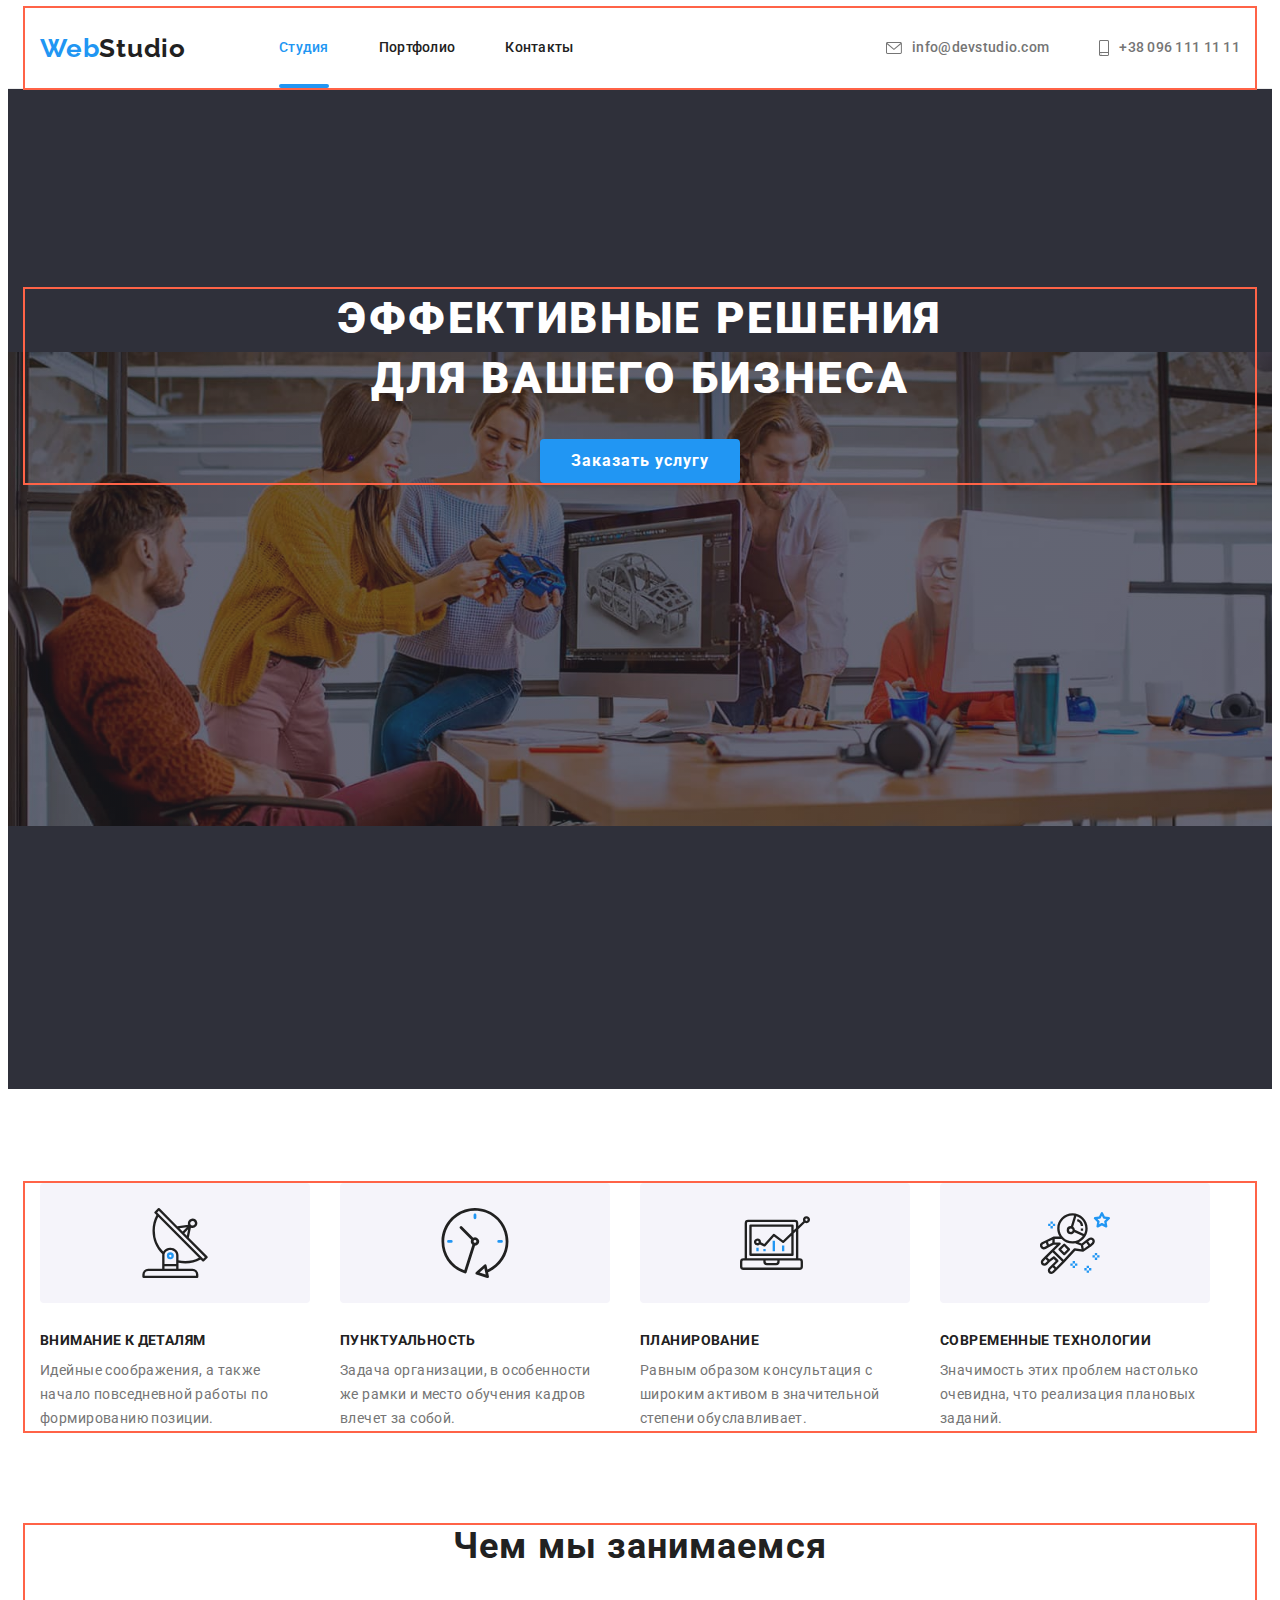
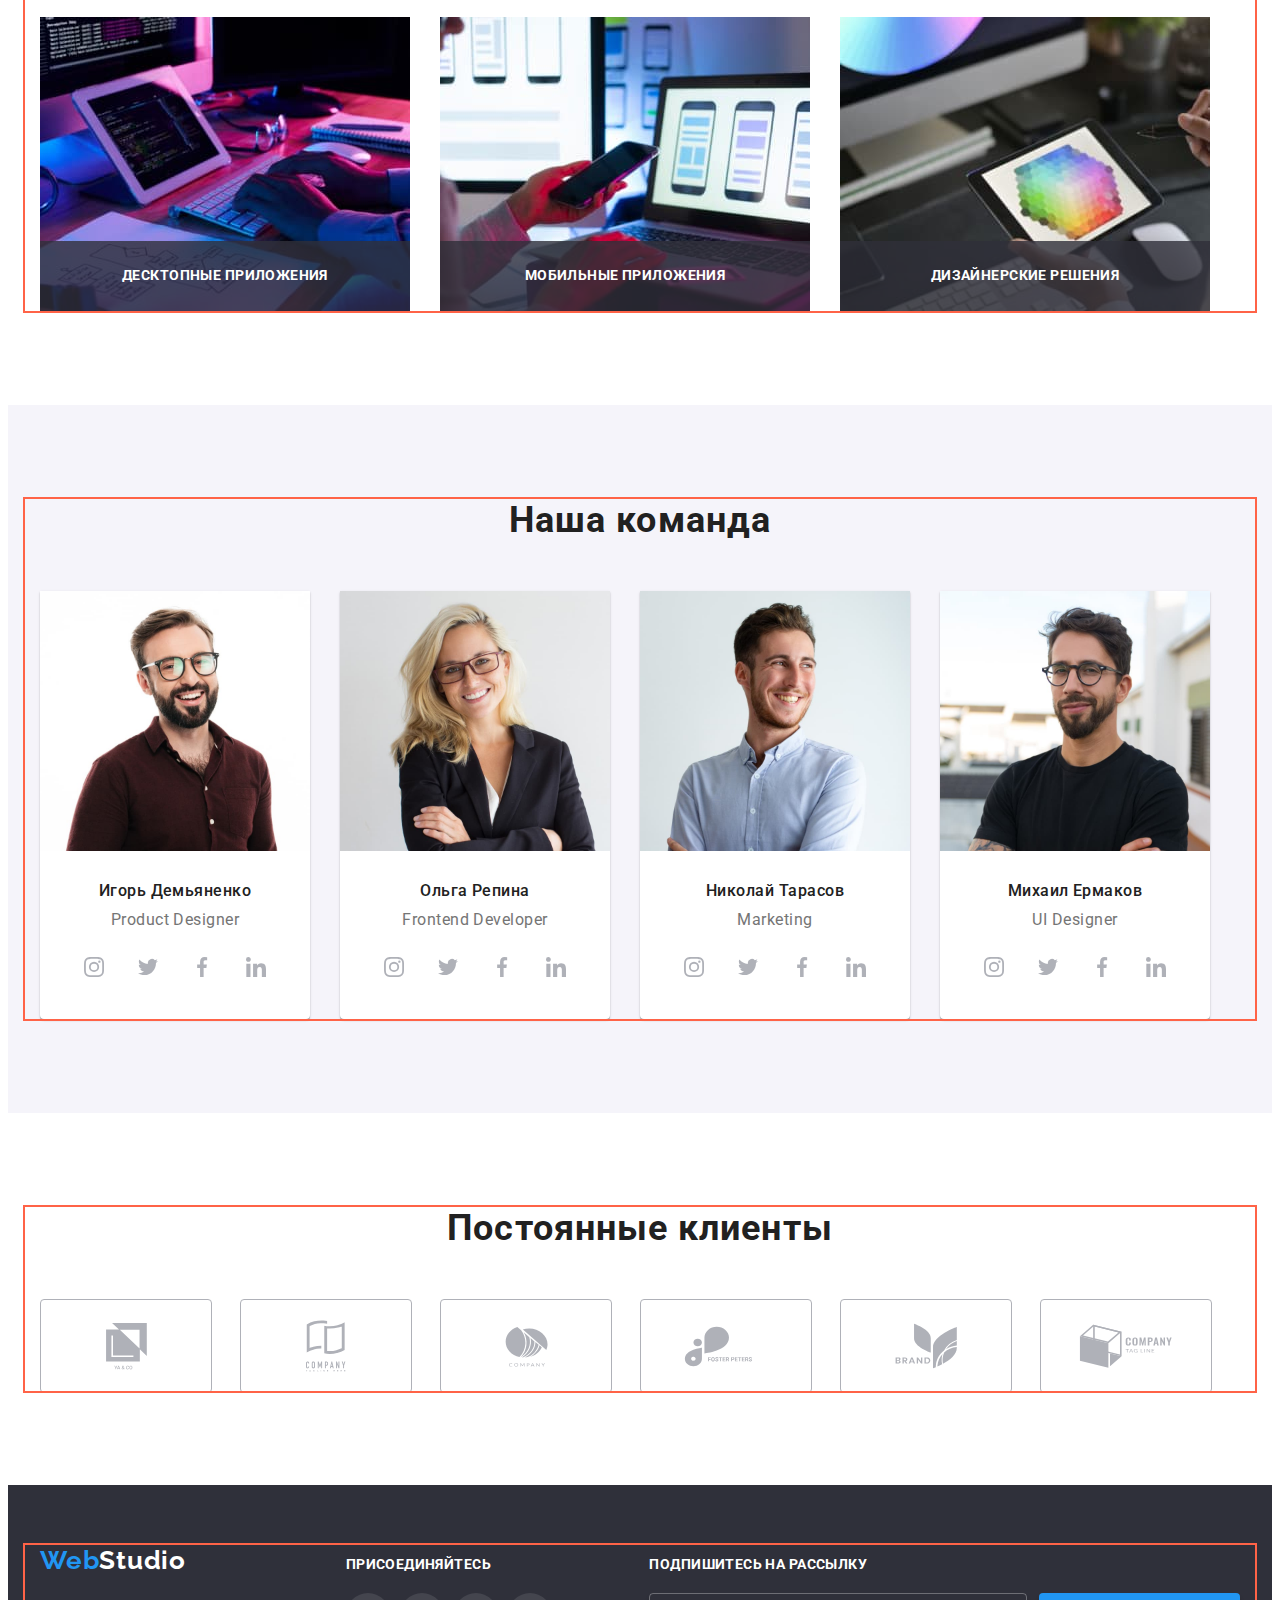
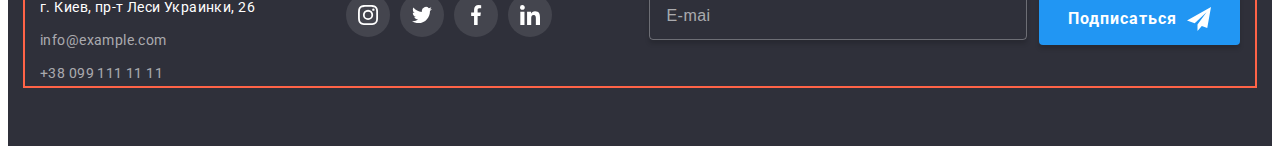
<file: index.html>
<!DOCTYPE html>
<html lang="ru">
  <head>
    <meta charset="UTF-8" />
    <meta http-equiv="X-UA-Compatible" content="IE=edge" />
    <meta name="viewport" content="width=device-width, initial-scale=1.0" />
    <link rel="preconnect" href="https://fonts.googleapis.com" />
    <link rel="preconnect" href="https://fonts.gstatic.com" crossorigin />
    <link
      href="https://fonts.googleapis.com/css2?family=Raleway:wght@700&family=Roboto:wght@400;500;700;900&display=swap"
      rel="stylesheet"
    />
    <link
      rel="stylesheet"
      href="https://cdnjs.cloudflare.com/ajax/libs/modern-normalize/1.1.0/modern-normalize.min.css"
      integrity="sha512-wpPYUAdjBVSE4KJnH1VR1HeZfpl1ub8YT/NKx4PuQ5NmX2tKuGu6U/JRp5y+Y8XG2tV+wKQpNHVUX03MfMFn9Q=="
      crossorigin="anonymous"
      referrerpolicy="no-referrer"
    />
    <title>Студия</title>
    <!-- <link rel="stylesheet" href="./css/styles.css" /> -->
    <link rel="stylesheet" href="./css/main.min.css">
  </head>
  <body>
    <header class="header">
      <div class="container header__container">
        <a href="" lang="en" class="logo header_logo link"
          >Web<span class="logo__span">Studio</span></a
        >
        <nav class="header-nav">
          <ul class="header-list list">
            <li class="header-list__item header-list__item--active">
              <a href="" class="header-list__link link header-list__link--current">Студия</a>
            </li>
            <li class="header-list__item">
              <a href="./portfolio.html" class="header-list__link link">Портфолио</a>
            </li>
            <li class="header-list__item">
              <a href="" class="header-list__link link">Контакты</a>
            </li>
          </ul>
        </nav>

        <ul class="contacts list">
          <li class="contacts__item">
            <a
              href="mailto:info@devstudio.com"
              class="contacts__link link current"
            >
              <svg class="contacts__envelope" width="16" height="12">
                <use href="./images/symbol-defs.svg#.iconenvelope-hover"></use>
              </svg>
              <span class="contacts__span">info@devstudio.com</span>
            </a>
          </li>
          <li class="contacts__item">
            <a href="tel:+380961111111" class="contacts__link link">
              <svg class="contacts__smartphone" width="10" height="16">
                <use href="./images/symbol-defs.svg#.iconsmartphone"></use>
              </svg>
              <span class="contacts__span">+38 096 111 11 11</span></a
            >
          </li>
        </ul>
      </div>
    </header>

    <main>
      <section class="decision">
        <div class="container">
          <h1 class="decision-title">Эффективные решения для вашего бизнеса</h1>
          <button type="button" class="button current" data-modal-open>
            Заказать услугу
          </button>
        </div>
      </section>
      <section class="advantages section">
        <div class="container">
          <h2 class="visually-hidden">Наши преимущества</h2>
          <ul class="advantages-list list">
            <li class="advantages-item details">
              <div class="advantage-svg">
                <svg class="antenna-1">
                  <use href="./images/symbol-defs.svg#.iconantenna-1"></use>
                </svg>
              </div>
              <h3 class="advantages-title">Внимание к деталям</h3>
              <p class="advantages-text">
                Идейные соображения, а также начало повседневной работы по
                формированию позиции.
              </p>
            </li>
            <li class="advantages-item punctuality">
              <div class="advantage-svg">
                <svg class="clock-1">
                  <use href="./images/symbol-defs.svg#.iconclock-1"></use>
                </svg>
              </div>
              <h3 class="advantages-title">Пунктуальность</h3>
              <p class="advantages-text">
                Задача организации, в особенности же рамки и место обучения
                кадров влечет за собой.
              </p>
            </li>
            <li class="advantages-item planning">
              <div class="advantage-svg">
                <svg class="diagram-1">
                  <use href="./images/symbol-defs.svg#.icondiagram-1"></use>
                </svg>
              </div>
              <h3 class="advantages-title">Планирование</h3>
              <p class="advantages-text">
                Равным образом консультация с широким активом в значительной
                степени обуславливает.
              </p>
            </li>
            <li class="advantages-item technology">
              <div class="advantage-svg">
                <svg class="astronaut-1">
                  <use href="./images/symbol-defs.svg#.iconastronaut-1"></use>
                </svg>
              </div>
              <h3 class="advantages-title">Современные технологии</h3>
              <p class="advantages-text">
                Значимость этих проблем настолько очевидна, что реализация
                плановых заданий.
              </p>
            </li>
          </ul>
        </div>
      </section>
      <section class="work">
        <div class="container">
          <h2 class="work-title">Чем мы занимаемся</h2>
          <ul class="work-list list">
            <li class="work-item">
              <div class="work-item-container">
                <img
                  src="./images/box1.jpg"
                  class="work-image"
                  alt="программирование"
                  width="370"
                />
                <p class="work-text">Десктопные приложения</p>
              </div>
            </li>
            <li class="work-item">
              <div class="work-item-container">
                <img
                  src="./images/box2.jpg"
                  class="work-image"
                  alt="дизайн"
                  width="370"
                />
                <p class="work-text">Мобильные приложения</p>
              </div>
            </li>
            <li class="work-item">
              <div class="work-item-container">
                <img
                  src="./images/box3.jpg"
                  class="work-image"
                  alt="дизайн и конструирование"
                  width="370"
                />
                <p class="work-text">Дизайнерские решения</p>
              </div>
            </li>
          </ul>
        </div>
      </section>
      <section class="comand section">
        <div class="container comand">
          <h2 class="comand-title">Наша команда</h2>
          <ul class="comand-list list">
            <li class="comand-item">
              <img
                src="./images/img4.jpg"
                class="comand-image"
                alt="дизайнер"
                width="270"
              />
              <div class="comand-item-name">
                <h3 class="comand-name">Игорь Демьяненко</h3>
                <p lang="en" class="comand-title-speciality">
                  Product Designer
                </p>
                <div class="social-list-container">
                  <ul class="social-list list">
                    <li class="social-item">
                      <a href="" class="comand-svg"
                        ><svg class="social-link">
                          <use
                            href="./images/symbol-defs.svg#.iconinstagram-2"
                          ></use>
                        </svg>
                      </a>
                    </li>
                    <li class="social-item">
                      <a href="" class="comand-svg"
                        ><svg class="social-link">
                          <use
                            href="./images/symbol-defs.svg#.icontwitter-1"
                          ></use>
                        </svg>
                      </a>
                    </li>
                    <li class="social-item">
                      <a href="" class="comand-svg"
                        ><svg class="social-link">
                          <use
                            href="./images/symbol-defs.svg#.iconfacebook-1"
                          ></use>
                        </svg>
                      </a>
                    </li>
                    <li class="social-item">
                      <a href="" class="comand-svg"
                        ><svg class="social-link">
                          <use
                            href="./images/symbol-defs.svg#.iconlinkedin-1"
                          ></use>
                        </svg>
                      </a>
                    </li>
                  </ul>
                </div>
              </div>
            </li>
            <li class="comand-item">
              <img
                src="./images/img5.jpg"
                class="comand-image"
                alt="разработчик"
                width="270"
              />
              <div class="comand-item-name">
                <h3 class="comand-name">Ольга Репина</h3>
                <p lang="en" class="comand-title-speciality">
                  Frontend Developer
                </p>
                <div class="social-list-container">
                  <ul class="social-list list">
                    <li class="social-item">
                      <a href="" class="comand-svg"
                        ><svg class="social-link">
                          <use
                            href="./images/symbol-defs.svg#.iconinstagram-2"
                          ></use>
                        </svg>
                      </a>
                    </li>
                    <li class="social-item">
                      <a href="" class="comand-svg"
                        ><svg class="social-link">
                          <use
                            href="./images/symbol-defs.svg#.icontwitter-1"
                          ></use>
                        </svg>
                      </a>
                    </li>
                    <li class="social-item">
                      <a href="" class="comand-svg"
                        ><svg class="social-link">
                          <use
                            href="./images/symbol-defs.svg#.iconfacebook-1"
                          ></use>
                        </svg>
                      </a>
                    </li>
                    <li class="social-item">
                      <a href="" class="comand-svg"
                        ><svg class="social-link">
                          <use
                            href="./images/symbol-defs.svg#.iconlinkedin-1"
                          ></use>
                        </svg>
                      </a>
                    </li>
                  </ul>
                </div>
              </div>
            </li>
            <li class="comand-item">
              <img
                src="./images/img6.jpg"
                class="comand-image"
                alt="маркетолог"
                width="270"
              />
              <div class="comand-item-name">
                <h3 class="comand-name">Николай Тарасов</h3>
                <p lang="en" class="comand-title-speciality">Marketing</p>
                <div class="social-list-container">
                  <ul class="social-list list">
                    <li class="social-item">
                      <a href="" class="comand-svg"
                        ><svg class="social-link">
                          <use
                            href="./images/symbol-defs.svg#.iconinstagram-2"
                          ></use>
                        </svg>
                      </a>
                    </li>
                    <li class="social-item">
                      <a href="" class="comand-svg"
                        ><svg class="social-link">
                          <use
                            href="./images/symbol-defs.svg#.icontwitter-1"
                          ></use>
                        </svg>
                      </a>
                    </li>
                    <li class="social-item">
                      <a href="" class="comand-svg"
                        ><svg class="social-link">
                          <use
                            href="./images/symbol-defs.svg#.iconfacebook-1"
                          ></use>
                        </svg>
                      </a>
                    </li>
                    <li class="social-item">
                      <a href="" class="comand-svg"
                        ><svg class="social-link">
                          <use
                            href="./images/symbol-defs.svg#.iconlinkedin-1"
                          ></use>
                        </svg>
                      </a>
                    </li>
                  </ul>
                </div>
              </div>
            </li>
            <li class="comand-item">
              <img
                src="./images/img7.jpg"
                class="comand-image"
                alt="дизайнер"
                width="270"
              />
              <div class="comand-item-name">
                <h3 class="comand-name">Михаил Ермаков</h3>
                <p lang="en" class="comand-title-speciality">UI Designer</p>
                <div class="social-list-container">
                  <ul class="social-list list">
                    <li class="social-item">
                      <a href="" class="comand-svg"
                        ><svg class="social-link">
                          <use
                            href="./images/symbol-defs.svg#.iconinstagram-2"
                          ></use>
                        </svg>
                      </a>
                    </li>
                    <li class="social-item">
                      <a href="" class="comand-svg"
                        ><svg class="social-link">
                          <use
                            href="./images/symbol-defs.svg#.icontwitter-1"
                          ></use>
                        </svg>
                      </a>
                    </li>
                    <li class="social-item">
                      <a href="" class="comand-svg"
                        ><svg class="social-link">
                          <use
                            href="./images/symbol-defs.svg#.iconfacebook-1"
                          ></use>
                        </svg>
                      </a>
                    </li>
                    <li class="social-item">
                      <a href="" class="comand-svg"
                        ><svg class="social-link">
                          <use
                            href="./images/symbol-defs.svg#.iconlinkedin-1"
                          ></use>
                        </svg>
                      </a>
                    </li>
                  </ul>
                </div>
              </div>
            </li>
          </ul>
        </div>
      </section>
      <section class="clients section">
        <div class="container">
          <h2 class="clients-title">Постоянные клиенты</h2>
          <ul class="client-list list">
            <li class="clients-item">
              <a href="" class="client-logo"
                ><svg class="clients-svg" width="41" height="46.7">
                  <use href="./images/symbol-defs-clients.svg#group1"></use>
                </svg>
              </a>
            </li>
            <li class="clients-item">
              <a href="" class="client-logo"
                ><svg class="clients-svg" width="40" height="52">
                  <use href="./images/symbol-defs-clients.svg#group2"></use>
                </svg>
              </a>
            </li>
            <li class="clients-item">
              <a href="" class="client-logo"
                ><svg class="clients-svg" width="43" height="41">
                  <use href="./images/symbol-defs-clients.svg#group3"></use>
                </svg>
              </a>
            </li>
            <li class="clients-item">
              <a href="" class="client-logo"
                ><svg class="clients-svg" width="85" height="41">
                  <use href="./images/symbol-defs-clients.svg#group4"></use>
                </svg>
              </a>
            </li>
            <li class="clients-item">
              <a href="" class="client-logo"
                ><svg class="clients-svg" width="63" height="46">
                  <use href="./images/symbol-defs-clients.svg#group5"></use>
                </svg>
              </a>
            </li>
            <li class="clients-item">
              <a href="" class="client-logo"
                ><svg class="clients-svg" width="94" height="44">
                  <use href="./images/symbol-defs-clients.svg#group6"></use>
                </svg>
              </a>
            </li>
          </ul>
        </div>
      </section>
    </main>
    <footer class="footer">
      <div class="footer-container container">
        <div class="footer-container-list">
          <a href="" lang="en" class="logo link"
            >Web<span class="logo-span-footer">Studio</span></a
          >
          <address class="address">
            <ul class="address list">
              <li class="footer-item">
                <a
                  href="https://www.google.com.ua/maps/place/%D0%B1%D1%83%D0%BB.+%D0%9B%D0%B5%D1%81%D0%B8+%D0%A3%D0%BA%D1%80%D0%B0%D0%B8%D0%BD%D0%BA%D0%B8,+%D0%9A%D0%B8%D0%B5%D0%B2,+02000/@50.4296971,30.5343957,17z/data=!3m1!4b1!4m5!3m4!1s0x40d4cf0fa5f3c469:0xeabdd2dc20bc4a10!8m2!3d50.4296937!4d30.5365844?hl=ru"
                  target="_blank"
                  rel="noopener nofollov norefferer"
                  class="address-place link"
                  >г. Киев, пр-т Леси Украинки, 26</a
                >
              </li>
              <li class="footer-item">
                <a href="mailto:info@example.com" class="footer-link link"
                  >info@example.com</a
                >
              </li>
              <li class="footer-item">
                <a href="tel:+380991111111" class="footer-link link"
                  >+38 099 111 11 11</a
                >
              </li>
            </ul>
          </address>
        </div>
        <div class="footer-social-links">
          <p class="footer-text">присоединяйтесь</p>
          <ul class="social-list list">
            <li class="social-item">
              <a href="" class="footer-svg"
                ><svg class="footer-social-link">
                  <use href="./images/symbol-defs.svg#.iconinstagram-2"></use>
                </svg>
              </a>
            </li>
            <li class="social-item">
              <a href="" class="footer-svg"
                ><svg class="footer-social-link">
                  <use href="./images/symbol-defs.svg#.icontwitter-1"></use>
                </svg>
              </a>
            </li>
            <li class="social-item">
              <a href="" class="footer-svg"
                ><svg class="footer-social-link">
                  <use href="./images/symbol-defs.svg#.iconfacebook-1"></use>
                </svg>
              </a>
            </li>
            <li class="social-item">
              <a href="" class="footer-svg"
                ><svg class="footer-social-link">
                  <use href="./images/symbol-defs.svg#.iconlinkedin-1"></use>
                </svg>
              </a>
            </li>
          </ul>
        </div>
        <div class="footer-subscription">
          <p class="footer-text">Подпишитесь на рассылку</p>
          <form class="footer-form">
            <label class="footer-label">
              <input
                type="email"
                class="footer-input"
                name="user-email"
                placeholder="E-mai"
              />
            </label>
            <button type="submit" class="button current">
              Подписаться
              <svg width="24px" height="24px" class="submit-button-svg">
                <use href="./images/symbol-defs-new.svg#icon-send"></use>
              </svg>
            </button>
          </form>
        </div>
      </div>
    </footer>
    <div class="backdrop is-hidden" data-modal>
      <div class="modal">
        <button type="button" class="modal-close-btn" data-modal-close>
          <svg width="11" height="11" class="close-svg">
            <use href="./images/symbol-defs.svg#Vector"></use>
          </svg>
        </button>
        <p class="modal-title">Оставьте свои данные, мы вам перезвоним</p>
        <form class="modal-form">
          <label class="modal-label"
            >Имя
            <span class="input-container">
              <input
                type="text"
                class="modal-input"
                name="user-name"
                required
              />
              <svg width="18px" height="18px" class="modal-svg">
                <use
                  href="./images/symbol-defs-new.svg#person-black-18dp-1"
                ></use>
              </svg>
            </span>
          </label>
          <label class="modal-label"
            >Телефон
            <span class="input-container">
              <input type="tel" class="modal-input" name="user-tel" required />
              <svg width="18px" height="18px" class="modal-svg">
                <use
                  href="./images/symbol-defs-new.svg#phone-black-18dp-1"
                ></use>
              </svg>
            </span>
          </label>
          <label class="modal-label"
            >Почта
            <span class="input-container">
              <input
                type="email"
                class="modal-input"
                name="user-email"
                required
              />
              <svg width="18px" height="18px" class="modal-svg">
                <use
                  href="./images/symbol-defs-new.svg#email-black-18dp-1"
                ></use>
              </svg>
            </span>
          </label>
          <label class="modal-coment"
            >Комментарий
            <textarea
              name="user-coment"
              id="user-coment"
              class="modal-text"
              placeholder="Введите текст"
            ></textarea>
          </label>
          <label class="label-check">
            <input
              type="checkbox"
              name="user-check"
              value="user-check"
              class="user-check visually-hidden"
            />
            <span class="check-span">
              <svg width="16" height="15" class="check-svg">
                <use href="./images/symbol-defs-new.svg#icon-check"></use>
              </svg>
              Соглашаюсь с рассылкой и принимаю </span
            >
            <a href="" class="check-link">Условия договора</a>
          </label>

          <button type="submit" class="button current">Отправить</button>
        </form>
      </div>
    </div>
    <script src="./js/modal.js"></script>
  </body>
</html>
</file>
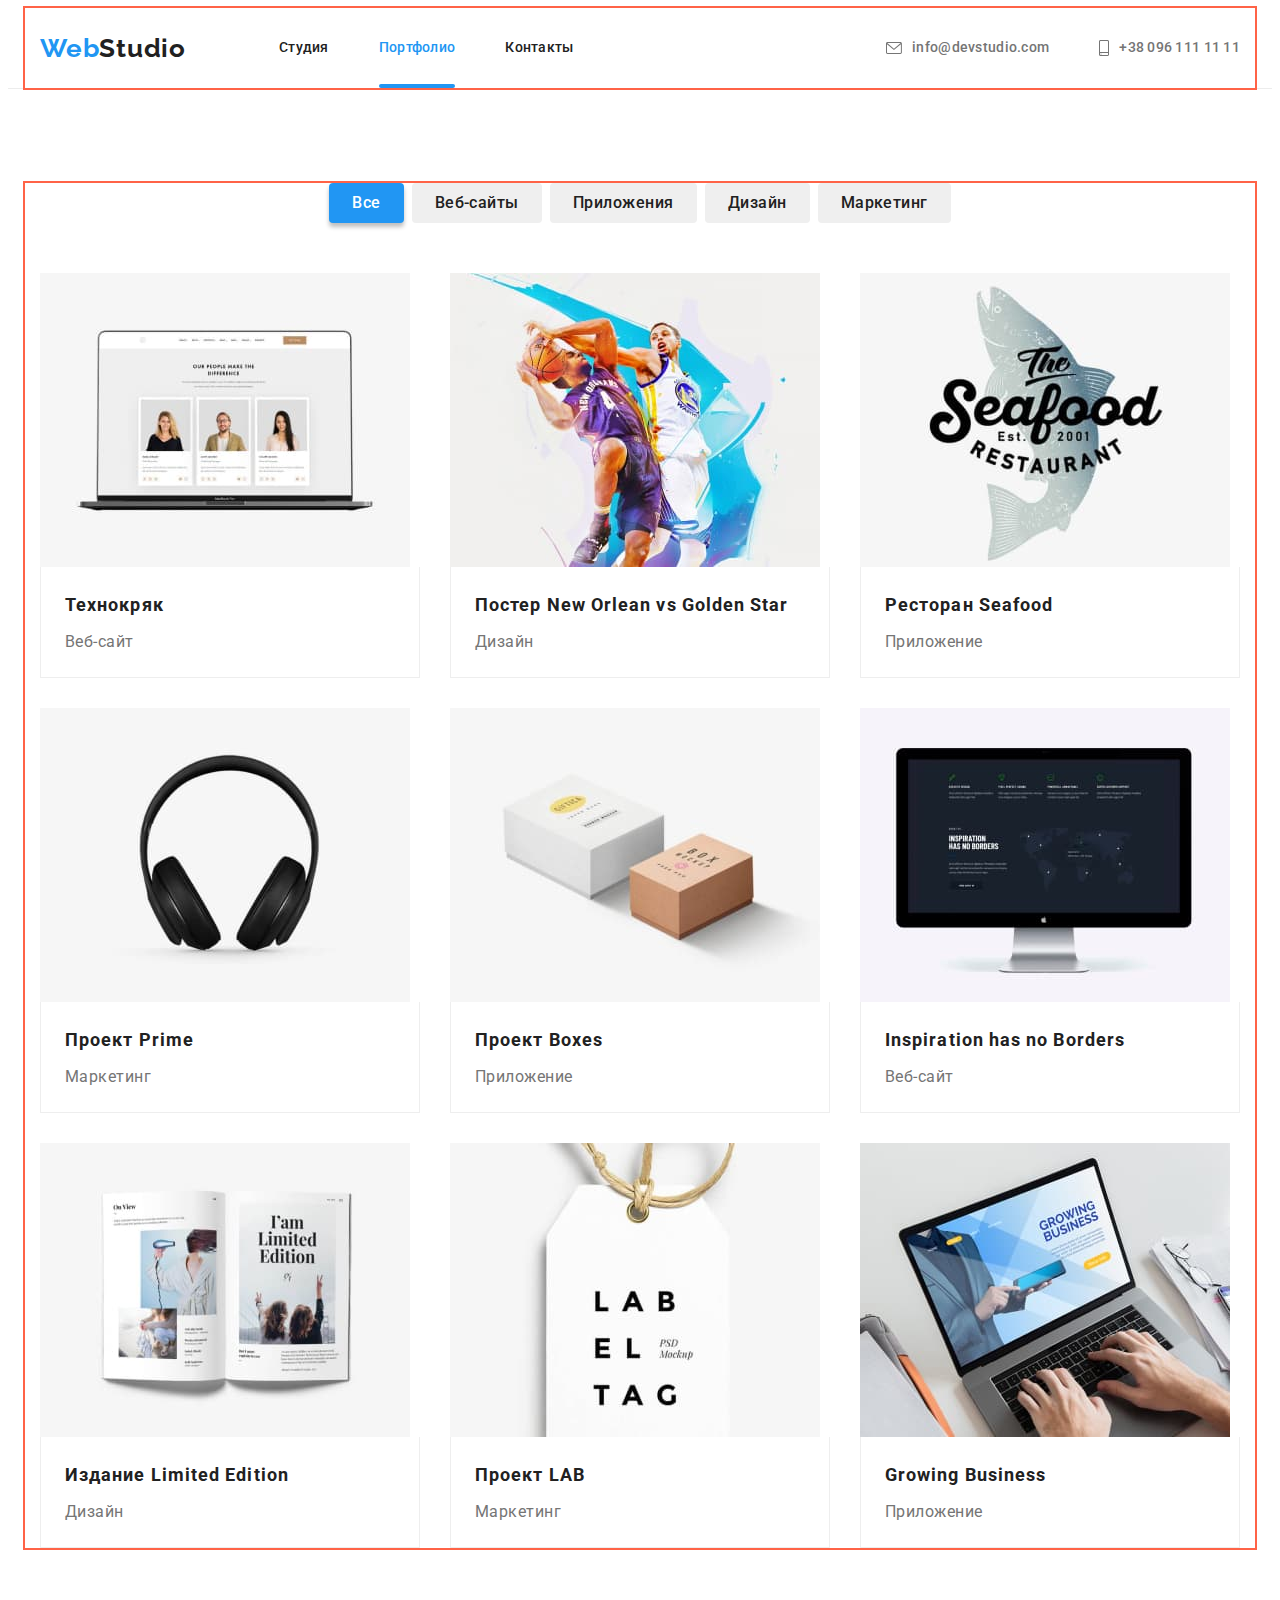
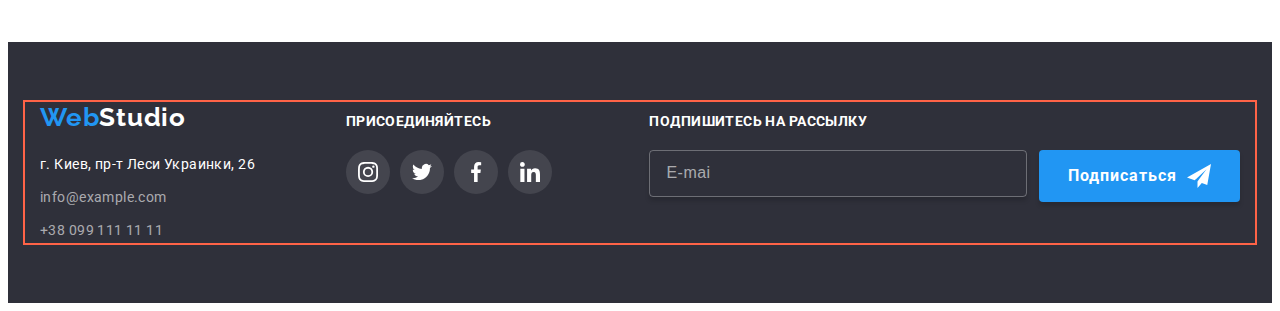
<file: portfolio.html>
<!DOCTYPE html>
<html lang="ru">
  <head>
    <meta charset="UTF-8" />
    <meta http-equiv="X-UA-Compatible" content="IE=edge" />
    <meta name="viewport" content="width=device-width, initial-scale=1.0" />
    <link rel="preconnect" href="https://fonts.googleapis.com" />
    <link rel="preconnect" href="https://fonts.gstatic.com" crossorigin />
    <link
      href="https://fonts.googleapis.com/css2?family=Raleway:wght@700&family=Roboto:wght@400;500;700;900&display=swap"
      rel="stylesheet"
    />
    <link
      rel="stylesheet"
      href="https://cdnjs.cloudflare.com/ajax/libs/modern-normalize/1.1.0/modern-normalize.min.css"
      integrity="sha512-wpPYUAdjBVSE4KJnH1VR1HeZfpl1ub8YT/NKx4PuQ5NmX2tKuGu6U/JRp5y+Y8XG2tV+wKQpNHVUX03MfMFn9Q=="
      crossorigin="anonymous"
      referrerpolicy="no-referrer"
    />
    <title>Студия</title>
    <!-- <link rel="stylesheet" href="./css/styles.css" /> -->
    <link rel="stylesheet" href="./css/main.min.css">
  </head>
  <body>
     <header class="header">
      <div class="container header__container">
        <a href="" lang="en" class="logo header_logo link"
          >Web<span class="logo__span">Studio</span></a
        >
        <nav class="header-nav">
          <ul class="header-list list">
            <li class="header-list__item">
              <a href="./index.html" class="header-list__link link ">Студия</a>
            </li>
            <li class="header-list__item header-list__item--active">
              <a href="" class="header-list__link link header-list__link--current">Портфолио</a>
            </li>
            <li class="header-list__item">
              <a href="" class="header-list__link link">Контакты</a>
            </li>
          </ul>
        </nav>

        <ul class="contacts list">
          <li class="contacts__item">
            <a
              href="mailto:info@devstudio.com"
              class="contacts__link link current"
            >
              <svg class="contacts__envelope" width="16" height="12">
                <use href="./images/symbol-defs.svg#.iconenvelope-hover"></use>
              </svg>
              <span class="contacts__span">info@devstudio.com</span>
            </a>
          </li>
          <li class="contacts__item">
            <a href="tel:+380961111111" class="contacts__link link">
              <svg class="contacts__smartphone" width="10" height="16">
                <use href="./images/symbol-defs.svg#.iconsmartphone"></use>
              </svg>
              <span class="contacts__span">+38 096 111 11 11</span></a
            >
          </li>
        </ul>
      </div>
    </header>
    <main>
      <section class="portfolio section">
        <div class="container">
          <h1 class="visually-hidden">Портфолио</h1>
          <ul class="portfolio-nav list">
            <li class="portfolio-nav__item">
              <button type="button" class="button active">Все</button>
            </li>
            <li class="portfolio-nav__item">
              <button type="button" class="button">Веб-сайты</button>
            </li>
            <li class="portfolio-nav__item">
              <button type="button" class="button">Приложения</button>
            </li>
            <li class="portfolio-nav__item">
              <button type="button" class="button">Дизайн</button>
            </li>
            <li class="portfolio-nav__item">
              <button type="button" class="button">Маркетинг</button>
            </li>
          </ul>

          <ul class="portfolio-list list">
            <li class="portfolio-list__item">
              <a href="" class="product-link link">
                <div class="product-link__overlay">
                  <img
                    src="./images/techno.jpg"
                    alt="техно"
                    width="370"
                    class="product-link__image"
                  />
                  <p class="product-link__overlay-text">
                    Ресурс предлагает комплексные предложения с разным уровнем
                    функционала и сервисов. Все это позволит посетителю получить
                    исчерпывающие сведения о компании или частном лице.
                  </p>
                </div>
                <div class="product-link__meta">
                  <h2 class="product-link__title">Технокряк</h2>
                  <p class="product-link__text">Веб-сайт</p>
                </div>
              </a>
            </li>
            <li class="portfolio-list__item">
              <a href="" class="product-link link">
                <div class="product-link__overlay">
                  <img
                    src="./images/star.jpg"
                    alt="дизайн"
                    width="370"
                    class="product-link__image"
                  />
                  <p class="product-link__overlay-text">
                    Ресурс предлагает комплексные предложения с разным уровнем
                    функционала и сервисов. Все это позволит посетителю получить
                    исчерпывающие сведения о компании или частном лице.
                  </p>
                </div>

                <div class="product-link__meta">
                  <h2 class="product-link__title">
                    Постер New Orlean vs Golden Star
                  </h2>
                  <p class="product-link__text">Дизайн</p>
                </div>
              </a>
            </li>
            <li class="portfolio-list__item">
              <a href="" class="product-link link">
                <div class="product-link__overlay">
                  <img
                    src="./images/restaurant.jpg"
                    alt="ресторан"
                    width="370"
                    class="product-link__image"
                  />
                  <p class="product-link__overlay-text">
                    Ресурс предлагает комплексные предложения с разным уровнем
                    функционала и сервисов. Все это позволит посетителю получить
                    исчерпывающие сведения о компании или частном лице.
                  </p>
                </div>
                <div class="product-link__meta">
                  <h2 class="product-link__title">Ресторан Seafood</h2>
                  <p class="product-link__text">Приложение</p>
                </div></a
              >
            </li>
            <li class="portfolio-list__item">
              <a href="" class="product-link link">
                <div class="product-link__overlay">
                  <img
                    src="./images/marketing.jpg"
                    alt="маркетинг"
                    width="370"
                    class="product-link__image"
                  />
                  <p class="product-link__overlay-text">
                    Ресурс предлагает комплексные предложения с разным уровнем
                    функционала и сервисов. Все это позволит посетителю получить
                    исчерпывающие сведения о компании или частном лице.
                  </p>
                </div>
                <div class="product-link__meta">
                  <h2 class="product-link__title">Проект Prime</h2>
                  <p class="product-link__text">Маркетинг</p>
                </div></a
              >
            </li>
            <li class="portfolio-list__item">
              <a href="" class="product-link link">
                <div class="product-link__overlay">
                  <img
                    src="./images/application.jpg"
                    alt="приложение"
                    width="370"
                    class="product-link__image"
                  />
                  <p class="product-link__overlay-text">
                    Ресурс предлагает комплексные предложения с разным уровнем
                    функционала и сервисов. Все это позволит посетителю получить
                    исчерпывающие сведения о компании или частном лице.
                  </p>
                </div>
                <div class="product-link__meta">
                  <h2 class="product-link__title">Проект Boxes</h2>
                  <p class="product-link__text">Приложение</p>
                </div></a
              >
            </li>
            <li class="portfolio-list__item">
              <a href="" class="product-link link">
                <div class="product-link__overlay">
                  <img
                    src="./images/site.jpg"
                    alt="сайт"
                    width="370"
                    class="product-link__image"
                  />
                  <p class="product-link__overlay-text">
                    Ресурс предлагает комплексные предложения с разным уровнем
                    функционала и сервисов. Все это позволит посетителю получить
                    исчерпывающие сведения о компании или частном лице.
                  </p>
                </div>
                <div class="product-link__meta">
                  <h2 class="product-link__title">Inspiration has no Borders</h2>
                  <p class="product-link__text">Веб-сайт</p>
                </div></a
              >
            </li>
            <li class="portfolio-list__item">
              <a href="" class="product-link link">
                <div class="product-link__overlay">
                  <img
                    src="./images/design.jpg"
                    alt="дизайн"
                    width="370"
                    class="product-link__image"
                  />
                  <p class="product-link__overlay-text">
                    Ресурс предлагает комплексные предложения с разным уровнем
                    функционала и сервисов. Все это позволит посетителю получить
                    исчерпывающие сведения о компании или частном лице.
                  </p>
                </div>
                <div class="product-link__meta">
                  <h2 class="product-link__title">Издание Limited Edition</h2>
                  <p class="product-link__text">Дизайн</p>
                </div></a
              >
            </li>
            <li class="portfolio-list__item">
              <a href="" class="product-link link">
                <div class="product-link__overlay">
                  <img
                    src="./images/marketing2.jpg"
                    alt="маркетинг2"
                    width="370"
                    class="product-link__image"
                  />
                  <p class="product-link__overlay-text">
                    Ресурс предлагает комплексные предложения с разным уровнем
                    функционала и сервисов. Все это позволит посетителю получить
                    исчерпывающие сведения о компании или частном лице.
                  </p>
                </div>
                <div class="product-link__meta">
                  <h2 class="product-link__title">Проект LAB</h2>
                  <p class="product-link__text">Маркетинг</p>
                </div></a
              >
            </li>
            <li class="portfolio-list__item">
              <a href="" class="product-link link">
                <div class="product-link__overlay">
                  <img
                    src="./images/application2.jpg"
                    alt="приложение2"
                    width="370"
                    class="product-link__image"
                  />
                  <p class="product-link__overlay-text">
                    Ресурс предлагает комплексные предложения с разным уровнем
                    функционала и сервисов. Все это позволит посетителю получить
                    исчерпывающие сведения о компании или частном лице.
                  </p>
                </div>
                <div class="product-link__meta">
                  <h2 class="product-link__title">Growing Business</h2>
                  <p class="product-link__text">Приложение</p>
                </div></a
              >
            </li>
          </ul>
        </div>
      </section>
    </main>

    <footer class="footer">
      <div class="footer-container container">
        <div class="footer-container-list">
          <a href="" lang="en" class="logo link"
            >Web<span class="logo-span-footer">Studio</span></a
          >
          <address class="address">
            <ul class="address list">
              <li class="footer-item">
                <a
                  href="https://www.google.com.ua/maps/place/%D0%B1%D1%83%D0%BB.+%D0%9B%D0%B5%D1%81%D0%B8+%D0%A3%D0%BA%D1%80%D0%B0%D0%B8%D0%BD%D0%BA%D0%B8,+%D0%9A%D0%B8%D0%B5%D0%B2,+02000/@50.4296971,30.5343957,17z/data=!3m1!4b1!4m5!3m4!1s0x40d4cf0fa5f3c469:0xeabdd2dc20bc4a10!8m2!3d50.4296937!4d30.5365844?hl=ru"
                  target="_blank"
                  rel="noopener nofollov norefferer"
                  class="address-place link"
                  >г. Киев, пр-т Леси Украинки, 26</a
                >
              </li>
              <li class="footer-item">
                <a href="mailto:info@example.com" class="footer-link link"
                  >info@example.com</a
                >
              </li>
              <li class="footer-item">
                <a href="tel:+380991111111" class="footer-link link"
                  >+38 099 111 11 11</a
                >
              </li>
            </ul>
          </address>
        </div>
        <div class="footer-social-links">
          <p class="footer-text">присоединяйтесь</p>
          <ul class="social-list list">
            <li class="social-item">
              <a href="" class="footer-svg"
                ><svg class="footer-social-link">
                  <use href="./images/symbol-defs.svg#.iconinstagram-2"></use>
                </svg>
              </a>
            </li>
            <li class="social-item">
              <a href="" class="footer-svg"
                ><svg class="footer-social-link">
                  <use href="./images/symbol-defs.svg#.icontwitter-1"></use>
                </svg>
              </a>
            </li>
            <li class="social-item">
              <a href="" class="footer-svg"
                ><svg class="footer-social-link">
                  <use href="./images/symbol-defs.svg#.iconfacebook-1"></use>
                </svg>
              </a>
            </li>
            <li class="social-item">
              <a href="" class="footer-svg"
                ><svg class="footer-social-link">
                  <use href="./images/symbol-defs.svg#.iconlinkedin-1"></use>
                </svg>
              </a>
            </li>
          </ul>
        </div>
        <div class="footer-subscription">
          <p class="footer-text">Подпишитесь на рассылку</p>
          <form class="footer-form">
            <label class="footer-label">
              <input
                type="email"
                class="footer-input"
                name="user-email"
                placeholder="E-mai"
              />
            </label>
            <button type="submit" class="button current">
              Подписаться
              <svg width="24px" height="24px" class="submit-button-svg">
                <use href="./images/symbol-defs-new.svg#icon-send"></use>
              </svg>
            </button>
          </form>
        </div>
      </div>
    </footer>
  </body>
</html>
</file>
<file: css/main.min.css>
:root{--main-button-color: #ffffff;--second-button-color: #2196f3;--main-title-color: #212121;--second-title-color: #757575;--acent-color: #2196f3;--white-color: #ffffff;--acent-button-color: #188ce8;--secong-bacground-color: #f5f4fa;--basement-colour: #2f303a}.visually-hidden{position:absolute;width:1px;height:1px;margin:-1px;border:0;padding:0;white-space:nowrap;clip-path:inset(100%);clip:rect(0 0 0 0);overflow:hidden}.footer-subscription .button,.client-logo,.comand-svg,.work-text,.advantage-svg{display:flex;align-items:center;justify-content:center}body{font-family:Roboto,sans-serif;color:var(--main-title-color);background-color:var(--white-color)}.container{margin-left:auto;margin-right:auto;width:1200px;padding:0 15px;outline:2px solid tomato}.section{padding-top:94px;padding-bottom:94px}.list{list-style:none;padding:0;margin:0}.link{text-decoration:none}.button{display:inline-block;color:var(--main-title-color);border-radius:4px;padding:6px 22px;border:1px solid rgba(0,0,0,0);transition-property:background-color,color;transition-duration:250ms;transition-timing-function:cubic-bezier(0.4, 0, 0.2, 1)}.button:hover{color:var(--main-button-color);background-color:var(--second-button-color);box-shadow:0px 4px 4px rgba(0,0,0,.25)}.button.current{color:var(--main-button-color);background-color:var(--second-button-color)}.button.current:hover,.button.current:focus{color:var(--main-button-color);background-color:var(--acent-button-color)}.backdrop{width:100vw;height:100vh;background-color:rgba(33,33,33,.75);top:0px;position:fixed;transition:opacity 500ms,visibility 500ms}.modal{position:absolute;width:528px;min-height:581px;background-color:var(--white-color);top:50%;left:50%;transform:translate(-50%, -50%) scale(1) rotate(0deg);transition:transform 500ms;padding:40px}.backdrop.is-hidden .modal{transition:transform 500ms;transform:translate(-50%, -50%) scale(0) rotate(180deg)}.modal .button{display:block;margin-top:30px;margin-left:auto;margin-right:auto;min-width:200px;padding:10px 32px;font-weight:700;font-size:16px;line-height:1.88;letter-spacing:.06em;color:var(--white-color);transition-property:color,background-color,box-shadow;transition-duration:250ms;transition-timing-function:cubic-bezier(0.4, 0, 0.2, 1)}.modal-title{margin:0px;margin-bottom:12px;font-weight:700;font-size:20px;line-height:1.15;text-align:center;letter-spacing:.03em}.modal-close-btn{display:flex;align-items:center;justify-content:center;width:30px;height:30px;border:1px solid rgba(0,0,0,.1);border-radius:50%;position:absolute;background-color:rgba(0,0,0,0);right:8px;top:8px;transition-property:fill;transition-duration:250ms;transition-timing-function:cubic-bezier(0.4, 0, 0.2, 1)}.modal-close-btn:hover,.modal-close-btn:focus{fill:var(--acent-color)}.modal-input{width:100%;height:40px;border:1px solid rgba(33,33,33,.2);border-radius:4px;margin:0px;margin-top:4px;padding-left:42px;padding-top:12px;padding-bottom:12px;outline:none;transition-property:border-color;transition-duration:250ms;transition-timing-function:cubic-bezier(0.4, 0, 0.2, 1)}.modal-label:focus-within .modal-input{border-color:var(--acent-color)}.modal-label{margin:0px;display:block;font-weight:400;font-size:12px;line-height:14px;letter-spacing:.01em;color:var(--second-title-color);margin-bottom:10px}.modal-coment{margin:0px;display:block;font-weight:400;font-size:12px;line-height:14px;letter-spacing:.01em;color:var(--second-title-color);margin-bottom:20px;outline:none}.input-container{position:relative}.label-check{display:flex;justify-content:center;align-items:center}.check-span{display:flex;justify-content:center;align-items:center;font-weight:400;margin-right:4px;font-size:14px;line-height:1.71;letter-spacing:.03em;color:var(--second-title-color)}.modal-text{margin-top:4px;padding:12px 16px;width:100%;height:120px;border:1px solid rgba(33,33,33,.2);border-radius:4px;resize:none;outline:none;transition-property:border-color;transition-duration:250ms;transition-timing-function:cubic-bezier(0.4, 0, 0.2, 1)}.modal-coment:focus-within .modal-text{border-color:var(--acent-color)}.modal-label textarea::placeholder{font-weight:400;font-size:12px;line-height:1.17;letter-spacing:.01em;color:rgba(117,117,117,.5)}.modal-svg{position:absolute;left:12px;top:50%;transform:translateY(-50%);transition-property:fill;transition-duration:250ms;transition-timing-function:cubic-bezier(0.4, 0, 0.2, 1)}.modal-label:focus-within .modal-svg{fill:var(--acent-color)}.check-svg{border:1px solid var(--main-title-color);border-radius:2px;margin-right:8px;fill:rgba(0,0,0,0);transition-property:border-color,fill,background-color;transition-duration:250ms;transition-timing-function:cubic-bezier(0.4, 0, 0.2, 1)}.user-check:focus+.check-span .check-svg{border-color:var(--acent-color)}.user-check:checked+.check-span .check-svg{background-color:var(--acent-color);fill:var(--white-color);border-color:var(--acent-color);outline:var(--acent-color)}.check-span{font-weight:400;font-size:14px;line-height:1.71;letter-spacing:.03em;color:var(--second-title-color)}.check-link{display:inline-flex;justify-content:center;text-align:center;font-weight:400;font-size:14px;line-height:1.71;letter-spacing:.03em;text-decoration-line:underline;text-underline-offset:2px;color:var(--acent-color);transition-property:color;transition-duration:250ms;transition-timing-function:cubic-bezier(0.4, 0, 0.2, 1)}.is-hidden{visibility:hidden;opacity:0;pointer-events:none}.no-scroll{overflow:hidden}.logo{color:var(--acent-color);font-family:Raleway,sans-serif;font-weight:700;font-size:26px;line-height:1.19;letter-spacing:.03em}.logo__span{color:var(--main-title-color)}.header{background-color:var(--white-color);border-bottom:1px solid #ececec}.header .container{display:flex;align-items:center}.header-list{display:flex}.header-list__item{position:relative}.header-list__item--active::after{background-image:url(../images/hover.svg)}.header-list__item+.header-list__item{margin-left:50px}.header-list__link{display:block;font-weight:500;font-size:14px;line-height:1.14;letter-spacing:.02em;padding-top:32px;padding-bottom:32px;color:var(--main-title-color);transition-property:color;transition-duration:250ms;transition-timing-function:cubic-bezier(0.4, 0, 0.2, 1)}.header-list__link:hover,.header-list__link:focus{color:var(--acent-color)}.header-list__link--current{color:var(--acent-color)}.header-list__link--current::after{position:absolute;display:block;content:"";width:100%;height:4px;background-color:var(--acent-color);bottom:0px;border-radius:2px}.header_logo{margin-right:93px;padding-top:24px;padding-bottom:24px}.contacts{display:flex;margin-left:auto}.contacts__link{color:var(--second-title-color);display:flex;align-items:center;text-align:center;font-weight:500;font-size:14px;line-height:1.14;letter-spacing:.02em;color:var(--second-title-color);padding-top:32px;padding-bottom:32px;transition-property:color;transition-duration:250ms;transition-timing-function:cubic-bezier(0.4, 0, 0.2, 1)}.contacts__link:hover,.contacts__link:focus{color:var(--acent-color)}.contacts__span{margin-left:10px}.contacts__item+.contacts__item{margin-left:50px}.contacts__envelope,.contacts__smartphone{fill:currentColor;animation:scaler;animation-duration:2500ms;animation-iteration-count:infinite}@keyframes scaler{0%{transform:scale(1)}50%{transform:scale(1.5)}100%{transform:scale(1)}}.decision{background-color:var(--basement-colour);background-image:linear-gradient(rgba(47, 48, 58, 0.4), rgba(47, 48, 58, 0.4)),url(../images/Imgfon.jpg);background-repeat:no-repeat;background-position:center;background-size:contain;text-align:center;max-width:1600px;height:600px;outline:rgba(0,0,0,0);margin-bottom:0px;margin-left:auto;margin-right:auto;padding-top:200px;padding-bottom:200px}.decision .button{min-width:200px;font-family:inherit;font-weight:700;font-size:16px;line-height:1.88;letter-spacing:.06em;font-size:16px;box-shadow:0px 4px 4px rgba(0,0,0,.15)}.decision-title{margin-top:0;margin-bottom:30px;margin-left:auto;margin-right:auto;width:696px;font-weight:900;font-size:44px;line-height:1.36;letter-spacing:.06em;text-transform:uppercase;color:var(--white-color)}.advantages{background-color:var(--white-color)}.advantages .container{align-items:center}.advantages-list{display:flex;flex-wrap:wrap}.advantages .advantages-item{width:270px}.advantages .advantages-item:not(:last-child){margin-right:30px}.antenna-1,.clock-1,.diagram-1,.astronaut-1{width:70px;height:70px}.advantage-svg{margin-bottom:30px;width:270px;height:120px;border-radius:4px;background-color:var(--secong-bacground-color)}.advantages-title{margin-top:0px;margin-bottom:10px;font-weight:700;font-size:14px;line-height:1.14;letter-spacing:.03em;text-transform:uppercase;color:var(--main-title-color)}.advantages-text{margin-top:0px;margin-bottom:0px;font-size:14px;line-height:1.71;letter-spacing:.03em;color:var(--second-title-color)}.work{background-color:var(--white-color);text-align:center;padding-bottom:94px}.work-list{display:flex}.work-item:not(:last-child){margin-right:30px}.work-image{display:block;max-width:100%;height:auto}.work-title{margin-top:0px;margin-bottom:50px;font-weight:700;font-size:36px;line-height:1.17;letter-spacing:.03em;text-align:center;color:var(--main-title-color)}.work-item-container{position:relative}.work-text{position:absolute;bottom:0px;margin:0px;width:100%;height:70px;font-weight:700;font-size:14px;line-height:1.14;letter-spacing:.03em;text-align:center;text-transform:uppercase;color:var(--white-color);background-color:rgba(47,48,58,.8)}.comand{background-color:var(--secong-bacground-color);text-align:center}.comand-list{display:flex}.comand-item{background-color:var(--white-color);box-shadow:0px 1px 3px rgba(0,0,0,.12),0px 1px 1px rgba(0,0,0,.14),0px 2px 1px rgba(0,0,0,.2);border-radius:0px 0px 4px 4px}.comand-item:not(:last-child){margin-right:30px}.comand-image{background-color:var(--white-color)}.comand-title{margin-top:0px;margin-bottom:50px;text-align:center;font-weight:700;font-size:36px;line-height:1.17;letter-spacing:.03em;color:var(--main-title-color)}.comand-name{margin-top:0px;margin-bottom:10px;text-align:center;font-weight:500;font-size:16px;line-height:1.19;letter-spacing:.03em;color:var(--main-title-color)}.comand-title-speciality{margin-bottom:16px;margin-top:0px;font-weight:400;font-size:16px;line-height:1.19;letter-spacing:.03em;text-align:center;color:var(--second-title-color);margin-left:0px;margin-right:0px}.comand-item-name{padding-top:30px;padding-bottom:30px;padding-left:32px;padding-right:32px;margin-left:0px;margin-right:0px}.comand-image{display:block;max-width:100%;height:auto}.social-item{width:44px;height:44px}.social-item:not(:last-child){margin-right:10px}.comand-svg{width:inherit;height:inherit;color:currentColor;border-radius:50%;transition-property:background-color,color;transition-duration:250ms;transition-timing-function:cubic-bezier(0.4, 0, 0.2, 1)}.comand-svg:hover,.comand-svg:focus{background-color:var(--acent-color)}.comand-svg:hover .social-link,.comand-svg:hover .social-link,.comand-svg:focus .social-link,.comand-svg:focus .social-link{fill:var(--white-color)}.social-list-container{display:inline-block;margin:0px}.social-list{display:flex}.social-link{width:20px;height:20px;fill:#afb1b8;transition-property:background-color,fill;transition-duration:250ms;transition-timing-function:cubic-bezier(0.4, 0, 0.2, 1)}.social-link:hover,.social-link:focus{fill:var(--white-color)}.clients{background-color:var(--white-color)}.clients-title{margin-top:0px;margin-bottom:50px;margin-left:auto;margin-right:auto;text-align:center;font-weight:700;font-size:36px;line-height:1.17;letter-spacing:.03em}.client-list{display:flex;gap:30px}.client-logo{width:100%;height:100%;border:1px solid #afb1b8;border-radius:4px;fill:#afb1b8;transition-property:border,fill;transition-duration:250ms;transition-timing-function:cubic-bezier(0.4, 0, 0.2, 1)}.client-logo:hover,.client-logo:focus{fill:var(--acent-color);border:1px solid var(--acent-color);outline:rgba(0,0,0,0)}.clients-item{display:block;width:170px;height:92px}.footer{background-color:var(--basement-colour);padding-top:60px;padding-bottom:60px}.footer .logo{display:inline-block;margin-bottom:20px}.footer-container{display:flex;align-items:baseline;justify-content:space-between}.logo-span-footer{color:var(--white-color)}.address{display:block;min-width:231px}.footer-item:not(:last-child){margin-bottom:9px}.address-place{font-style:normal;font-weight:400;font-size:14px;line-height:1.71;letter-spacing:.03em;color:var(--white-color);transition-property:color;transition-duration:250ms;transition-timing-function:cubic-bezier(0.4, 0, 0.2, 1)}.footer-link{font-style:normal;font-weight:400;font-size:14px;line-height:1.71;letter-spacing:.03em;color:rgba(255,255,255,.6);transition-property:color;transition-duration:250ms;transition-timing-function:cubic-bezier(0.4, 0, 0.2, 1)}.address-place:hover,.address-place:focus,.footer-link:hover,.footer-link:focus{color:var(--acent-color)}.footer-text{margin-top:0px;margin-bottom:20px;font-weight:700;font-size:14px;line-height:1.14;letter-spacing:.03em;text-transform:uppercase;color:var(--white-color)}.footer-social-links{display:block;margin-right:93px;margin-left:70px}.footer-svg{display:flex;width:inherit;height:inherit;align-items:center;border-radius:50%;justify-content:center;fill:var(--white-color);background-color:rgba(255,255,255,.1);transition-property:background-color;transition-duration:250ms;transition-timing-function:cubic-bezier(0.4, 0, 0.2, 1)}.footer-svg:hover,.footer-svg:focus{background-color:var(--acent-color);border-radius:50%}.footer-social-link{width:20px;height:20px;fill:var(--white-color)}.footer-input{background-color:inherit;min-width:358px;padding-left:16px;padding-top:15px;padding-bottom:15px;color:var(--white-color);border:1px solid rgba(255,255,255,.3);box-shadow:0px 4px 4px rgba(0,0,0,.15);border-radius:4px;outline:none;transition-property:border-color,box-shadow;transition-duration:250ms;transition-timing-function:cubic-bezier(0.4, 0, 0.2, 1)}.footer-label:focus-within .footer-input{border-color:var(--acent-color)}.footer-input::placeholder{font-weight:400;font-size:16px;line-height:1.25;letter-spacing:.03em;align-items:center;color:rgba(255,255,255,.6)}.footer-form{display:flex}.footer-subscription .button{margin:0px;margin-left:12px;min-width:200px;font-family:inherit;font-weight:700;font-size:16px;line-height:1.88;letter-spacing:.06em;padding:10px 28px;box-shadow:0px 4px 4px rgba(0,0,0,.15)}.submit-button-svg{margin-left:10px;fill:var(--main-button-color)}.portfolio{background-color:var(--white-color)}.portfolio-nav{display:flex;justify-content:center;align-items:flex-start;margin-bottom:50px}.portfolio-nav .button{font-family:inherit;font-weight:500;font-size:16px;line-height:1.63;letter-spacing:.03em;color:var(--main-title-color);transition-property:color,background-color,box-shadow;transition-duration:250ms;transition-timing-function:cubic-bezier(0.4, 0, 0.2, 1)}.portfolio-nav__item:not(:last-child){margin-right:8px}.portfolio-nav .active{color:var(--main-button-color);background-color:var(--second-button-color)}.product-link{display:block;transition-property:box-shadow;transition-duration:250ms;transition-timing-function:cubic-bezier(0.4, 0, 0.2, 1)}.product-link__title{margin-top:0px;margin-bottom:4px;font-weight:700;font-size:18px;line-height:2;letter-spacing:.06em;color:var(--main-title-color)}.product-link__text{margin-top:0px;margin-bottom:0px;font-weight:400;font-size:16px;line-height:1.88;letter-spacing:.03em;color:var(--second-title-color)}.product-link__image{display:block;max-width:100%;height:auto}.product-link__overlay{position:relative;overflow:hidden}.product-link__meta{padding:20px 24px;border-left:1px solid #eee;border-right:1px solid #eee;border-bottom:1px solid #eee}.product-link:hover,.product-link:focus{box-shadow:0px 4px 4px rgba(0,0,0,.25)}.product-link__overlay-text{position:absolute;top:0px;margin:0px;padding:63px 24px;width:100%;height:100%;font-weight:400;font-size:18px;line-height:1.55;letter-spacing:.03em;color:var(--white-color);background-color:rgba(33,150,243,.9);transform:translateY(101%);transition-property:transform;transition-duration:250ms;transition-timing-function:cubic-bezier(0.4, 0, 0.2, 1)}.portfolio-list__item:hover .product-link__overlay-text{transform:translateY(0)}.product-link:focus .product-link__overlay-text{transform:translateY(0)}.portfolio-list{display:flex;flex-wrap:wrap}.portfolio-list__item{width:calc((100% - 60px)/3);margin-right:30px;margin-bottom:30px;position:relative}.portfolio-list__item:nth-child(3n){margin-right:0px}.portfolio-list__item:nth-last-child(-n+3){margin-bottom:0px}.portfolio-nav__item .button:hover,.portfolio-nav__item .button:focus{box-shadow:0px 4px 4px rgba(0,0,0,.25);color:var(--main-button-color)}.portfolio-nav__item .active{box-shadow:0px 4px 4px rgba(0,0,0,.25)}/*# sourceMappingURL=main.min.css.map */
</file>
